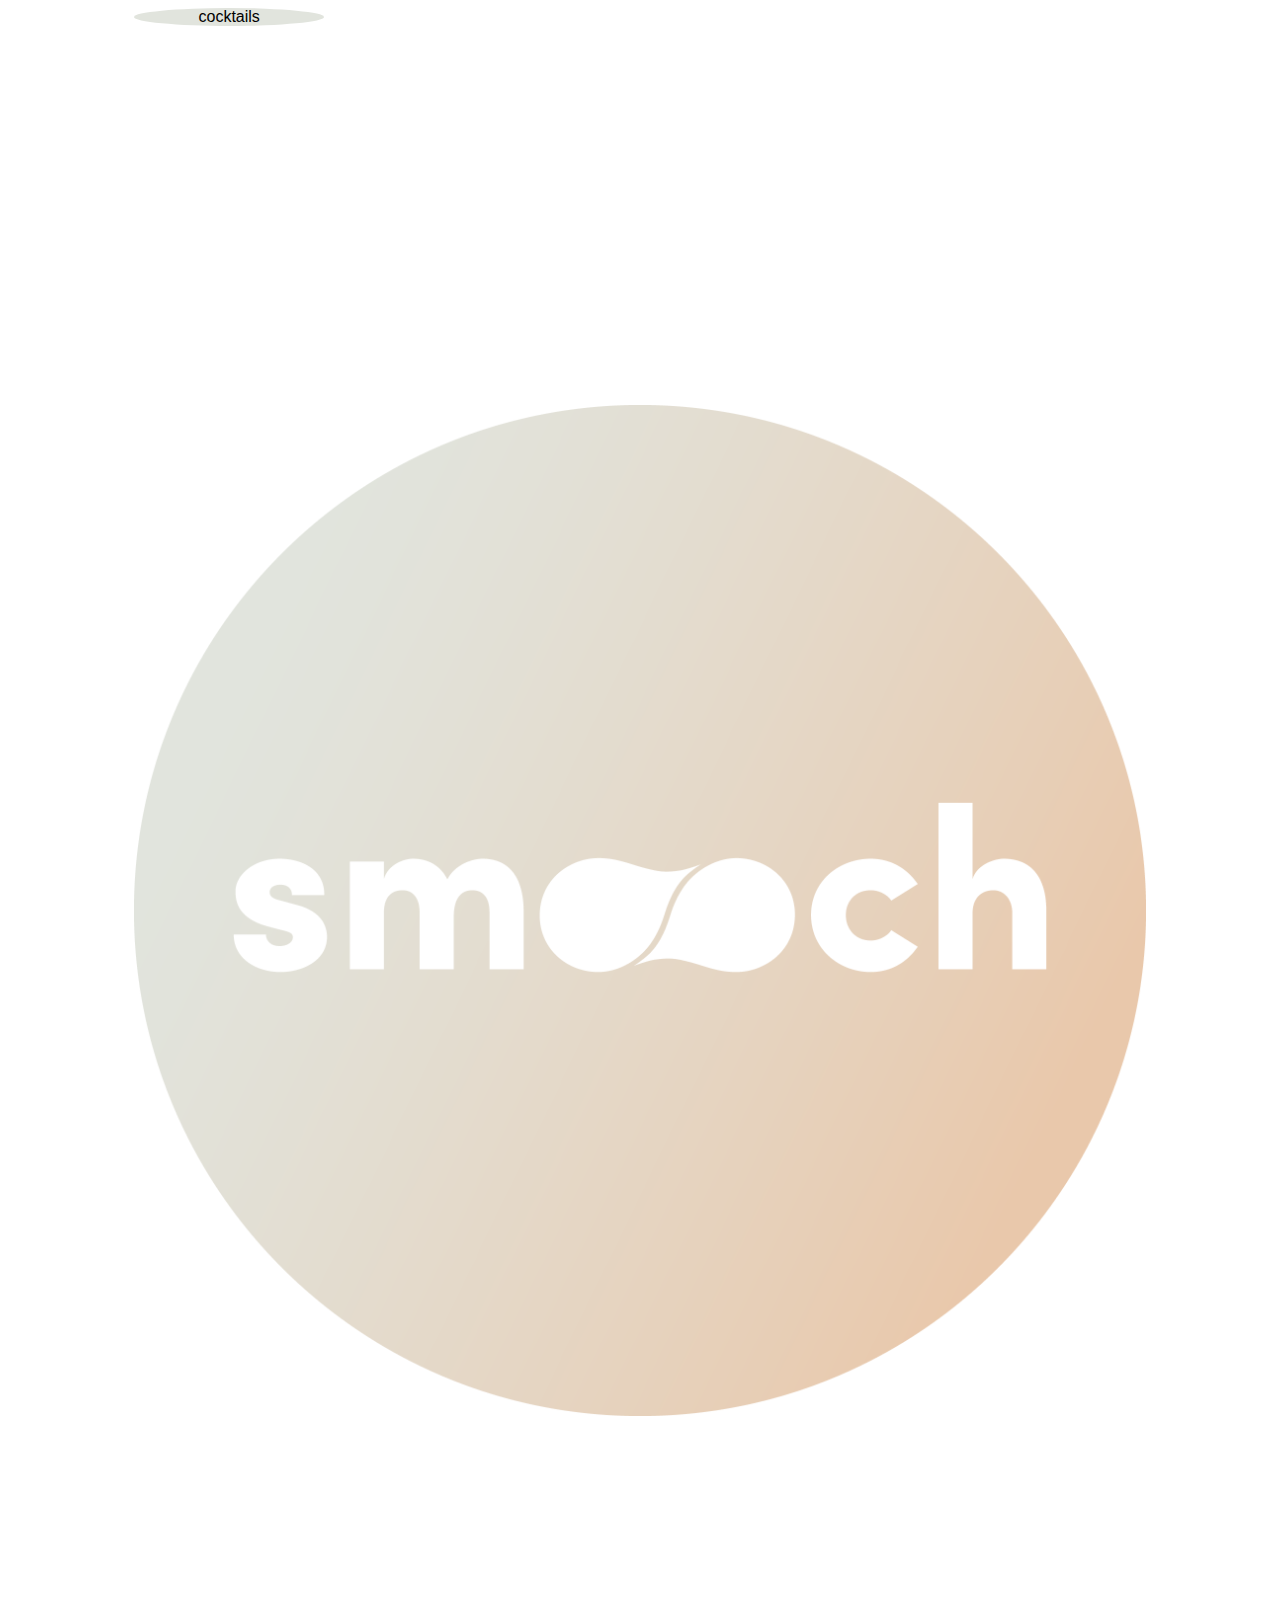
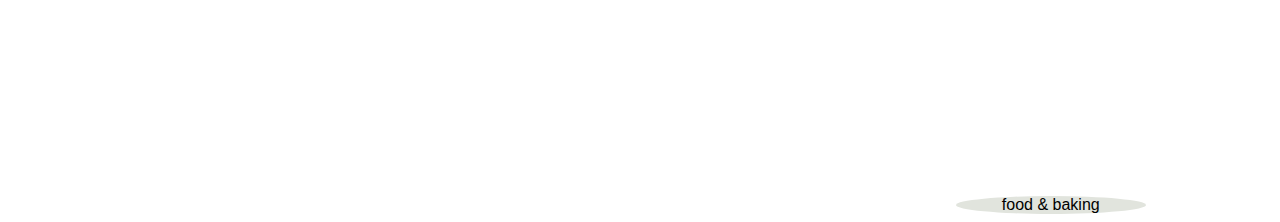
<file: src/index.html>
<!DOCTYPE html>
<html lang=en>
    <head>
        <title>smooch</title>
        <meta charset="utf-8">
        <link rel="stylesheet" href="https://fonts.googleapis.com/css?family=OoohBaby">
        <link rel="stylesheet" type="text/css" href="css/style.css">
        <link rel="icon" type="image/png" href="images/smoochlogo.png">
    </head>
    <body>
        <header>
        </header>
        <main>
            <section id="topsec">
                <span class="circlehome">
                    <div id="cocktailsbutton">cocktails</div>
                </span>
            </section>

            <section id="midsec">
                <img src="images/logocircle.png" alt="Logo" id="logocircle">
            </section>

            <section id="bottomsec">
                <span class="circlehome">
                    <div id="foodbutton">food & baking</div>
                </span>
            </section>
            </main>
        </main>

    </body>
</html>
</file>
<file: src/css/style.css>
body {
    font-family:'Segoe UI', Tahoma, Geneva, Verdana, sans-serif;
    color:black;
}

header {
    width: 100%;
}

main {
    clear:both;
    width: 100%;
}

section {
    clear: both;
    width: 80%;
    padding-left: 10%;
    padding-right: 10%;

}

.circlehome {   
    display: flex;
    justify-content: center; 
    align-items: center;
    width: 30%;
    background-color: #E1E4DD;
    border-radius: 50%;
  }

#cocktailsbutton {
    padding-left: 90%;
}

#cocktailsbutton {
    padding-right: 90%;
}

#logocircle {
    display: flex;
    justify-content: center; 
    align-items: center;
    max-width: 100%;
}

#midsec {
    padding-top: 30%;
    padding-bottom: 30%;
}

#topsec, #bottomsec {
    width: 50%;
}

#bottomsec {
    padding-left: 75%;

}
</file>
